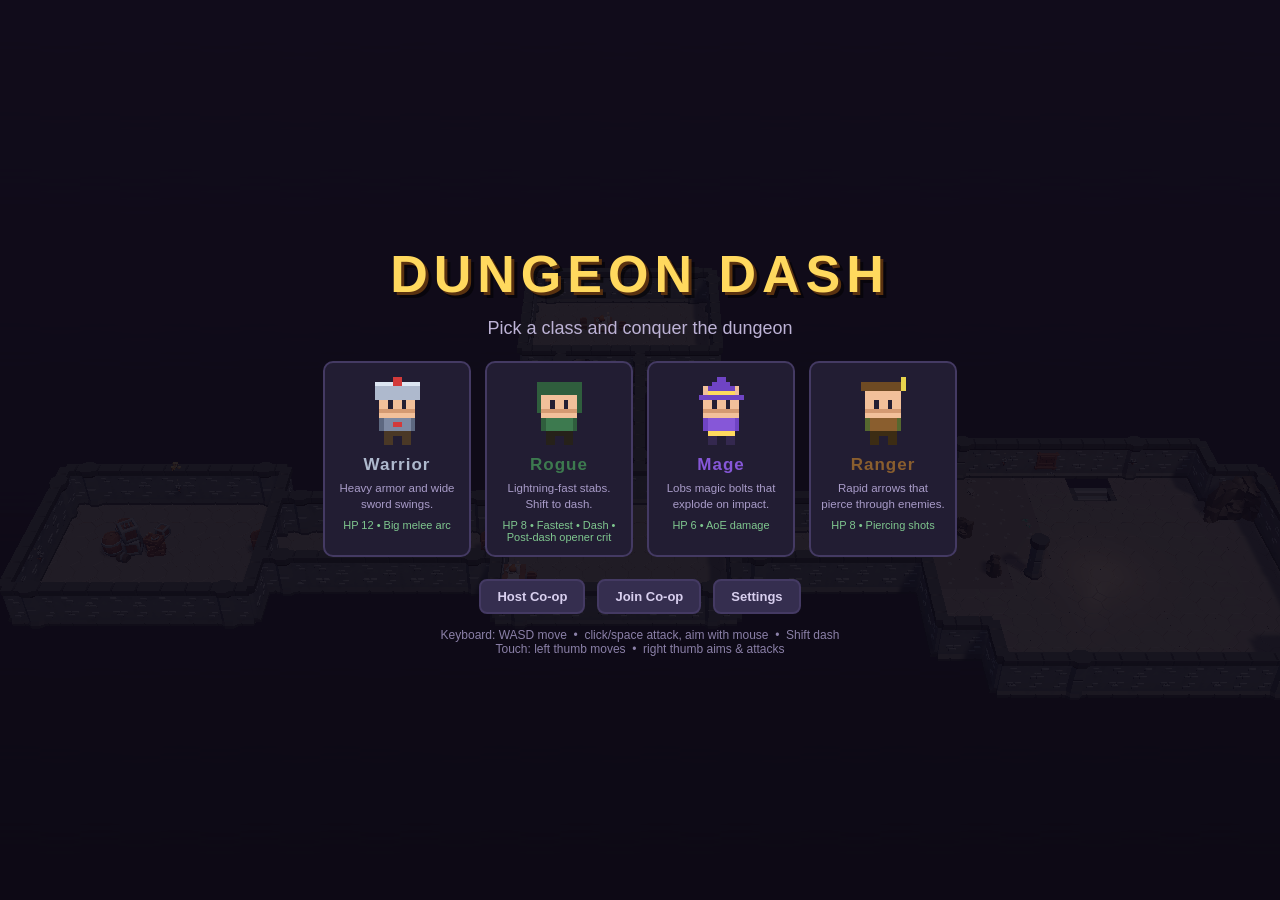
<file: index.html>
<!DOCTYPE html>
<html lang="en">
<head>
  <meta charset="UTF-8">
  <meta name="viewport" content="width=device-width, initial-scale=1.0, maximum-scale=1.0, user-scalable=no, viewport-fit=cover">
  <meta name="mobile-web-app-capable" content="yes">
  <title>Dungeon Dash</title>
  <link rel="stylesheet" href="css/style.css">
</head>
<body>
  <div id="wrap">
    <!-- 3D dungeon layer; sits behind #game, the transparent screen-space
         overlay canvas (HUD, damage numbers, map screen). -->
    <canvas id="game3d"></canvas>
    <canvas id="game" width="960" height="576"></canvas>

    <!-- NPC greeting, shown once per NPC per session on first interact. Lives
         above every .overlay (z-index 5) so it's still legible the instant an
         NPC's stats/shop/quest overlay covers the world canvas underneath it -
         see js/town.js's npcGreetToast(). -->
    <div id="npc-greet-toast" class="npc-greet hidden"></div>

    <div id="menu" class="overlay">
      <h1>DUNGEON&nbsp;DASH</h1>
      <p class="tagline">Pick a class and conquer the dungeon</p>
      <button id="btn-continue" class="continue-btn hidden"></button>
      <div id="class-cards"></div>
      <p id="menu-mode-hint" class="hint hidden"></p>
      <div class="coop-row">
        <button id="btn-host" class="small-btn">Host Co-op</button>
        <button id="btn-join" class="small-btn">Join Co-op</button>
        <button id="btn-menu-settings" class="small-btn">Settings</button>
      </div>
      <p class="hint">Keyboard: WASD move &nbsp;&bull;&nbsp; click/space attack, aim with mouse &nbsp;&bull;&nbsp; Shift dash<br>
      Touch: left thumb moves &nbsp;&bull;&nbsp; right thumb aims &amp; attacks</p>
    </div>

    <div id="onboarding" class="overlay hidden">
      <h1 class="small">HOW TO PLAY</h1>
      <p id="ob-line1" class="tagline"></p>
      <p id="ob-line2" class="tagline"></p>
      <p id="ob-line3" class="tagline"></p>
      <p id="ob-line4" class="tagline"></p>
      <div class="buttons">
        <button id="btn-onboarding-done">Let's Go</button>
      </div>
    </div>

    <div id="lobby" class="overlay hidden">
      <h1 class="small">CO-OP</h1>
      <p id="lobby-status" class="tagline"></p>
      <div id="lobby-out" class="code-wrap hidden">
        <div id="room-code"></div>
      </div>
      <div id="lobby-in" class="code-wrap hidden">
        <input id="code-in" maxlength="8" autocomplete="off" autocapitalize="characters" placeholder="ROOM CODE">
        <button id="btn-accept" class="small-btn">Join</button>
      </div>
      <button id="btn-lobby-back" class="small-btn back">Back</button>
    </div>

    <div id="levelup" class="overlay hidden">
      <h1 class="small">LEVEL UP!</h1>
      <p class="tagline">Choose an upgrade (or press 1 / 2 / 3)</p>
      <div id="upgrade-cards"></div>
    </div>

    <div id="result" class="overlay hidden">
      <h1 id="result-title"></h1>
      <p id="result-stats"></p>
      <div class="buttons">
        <button id="btn-again">Play Again</button>
        <button id="btn-class">World Map</button>
      </div>
      <p class="hint">Enter: play again &nbsp;&bull;&nbsp; Esc: world map</p>
    </div>

    <div id="hub" class="overlay hidden">
      <div id="hub-header">
        <img id="hub-portrait" alt="hero">
        <div>
          <div id="hub-hero-name"></div>
          <div id="hub-hero-meta"></div>
        </div>
      </div>
      <div id="hub-xp-wrap">
        <div id="hub-xp-bg"><div id="hub-xp-fill"></div></div>
        <div id="hub-xp-label"></div>
      </div>
      <div id="hub-body">
        <div id="hub-left">
          <div class="inv-slot-label">STATS</div>
          <div id="hub-stats"></div>
          <div class="inv-slot-label" id="hub-attr-hdr">ATTRIBUTES</div>
          <div id="hub-attrs"></div>
        </div>
        <div id="hub-right">
          <div class="inv-slot-label">EQUIPMENT</div>
          <div id="hub-equip-slots"></div>
        </div>
      </div>
      <div class="buttons">
        <button id="btn-descend">Choose Dungeon</button>
        <button id="btn-switch-class">Switch Class</button>
      </div>
      <button id="btn-hub-continue" class="continue-btn hidden"></button>
      <div class="coop-row">
        <button id="btn-hub-host" class="small-btn">Host Co-op</button>
        <button id="btn-hub-join" class="small-btn">Join Co-op</button>
        <button id="btn-hub-settings" class="small-btn">Settings</button>
      </div>
      <div id="hub-quests-wrap">
        <div class="inv-slot-label">QUESTS</div>
        <div id="hub-quests"></div>
      </div>
      <button id="btn-hub-inventory" class="small-btn">View Bag</button>
      <p class="hint">I &mdash; open bag &nbsp;&bull;&nbsp; Descend to start a run</p>
    </div>


    <div id="raid-warning" class="overlay hidden">
      <h1 class="small" style="color:#ff5252">RAID!</h1>
      <p id="raid-text" class="tagline"></p>
      <div class="buttons">
        <button id="btn-fight-back">Fight Back</button>
        <button id="btn-flee">Flee to Map</button>
      </div>
      <p class="hint">Defend the town, or escape to the world map.</p>
    </div>

    <!-- Shown when the browser drops the WebGL context: the 3D canvas is the
         only gameplay-visible surface, so a lost context leaves a black
         rectangle under a live HUD. The game pauses and asks for a reload. -->
    <div id="webgl-lost" class="overlay hidden">
      <h1 class="small" style="color:#ff5252">DISPLAY LOST</h1>
      <p class="tagline">Your browser reset the 3D graphics context — this happens under memory
        pressure, or after a tab sits in the background a long time. The game has been paused so
        nothing happens off-screen. Reload to keep playing.</p>
      <div class="buttons">
        <button id="btn-webgl-reload">Reload</button>
      </div>
      <p class="hint">Your hero, gold and quest progress are saved.</p>
    </div>

    <div id="stats-overlay" class="overlay hidden">
      <h1 class="small">THE BARKEEP</h1>
      <p id="so-title" class="tagline"></p>
      <div id="so-body">
        <div id="so-col-left">
          <div class="inv-slot-label">STATS</div>
          <div id="so-stats"></div>
          <div id="so-attrs"></div>
        </div>
        <div id="so-col-mid">
          <div class="inv-slot-label">EQUIPMENT</div>
          <div id="so-equip"></div>
        </div>
        <div id="so-col-right">
          <div class="inv-slot-label">BAG</div>
          <div id="so-inv-grid"></div>
        </div>
      </div>
      <button id="btn-stats-close" class="small-btn">Close</button>
    </div>

    <div id="trader" class="overlay hidden">
      <h1 class="small">THE TRADER</h1>
      <p id="tr-gold" class="tagline"></p>
      <div id="tr-body">
        <div id="tr-col-buy">
          <div class="inv-slot-label">FOR SALE</div>
          <div id="tr-shop"></div>
        </div>
        <div id="tr-col-sell">
          <div class="inv-slot-label">YOUR BAG &mdash; SELL FOR GOLD</div>
          <div id="tr-inv"></div>
        </div>
      </div>
      <button id="btn-trader-close" class="small-btn">Close</button>
    </div>

    <div id="questgiver" class="overlay hidden">
      <h1 class="small">QUEST GIVER</h1>
      <p id="qg-sub" class="tagline"></p>
      <div id="qg-body">
        <div id="qg-col-active">
          <div class="inv-slot-label">ACTIVE</div>
          <div id="qg-active"></div>
        </div>
        <div id="qg-col-avail">
          <div class="inv-slot-label">AVAILABLE</div>
          <div id="qg-avail"></div>
        </div>
      </div>
      <button id="btn-quest-close" class="small-btn">Close</button>
    </div>

    <div id="inventory" class="overlay hidden">
      <h1 class="small">INVENTORY</h1>
      <div id="inv-body">
        <div id="inv-equip">
          <div class="inv-slot-wrap">
            <div class="inv-slot-label">WEAPON</div>
            <div class="inv-slot" id="inv-slot-weapon" data-slot="weapon"></div>
          </div>
          <div class="inv-slot-wrap">
            <div class="inv-slot-label">ARMOR</div>
            <div class="inv-slot" id="inv-slot-armor" data-slot="armor"></div>
          </div>
          <div class="inv-slot-wrap">
            <div class="inv-slot-label">TRINKET</div>
            <div class="inv-slot" id="inv-slot-trinket" data-slot="trinket"></div>
          </div>
        </div>
        <div id="inv-grid"></div>
      </div>
      <p class="hint">Click to equip &nbsp;&bull;&nbsp; I or Esc to close</p>
      <button id="btn-inv-close" class="small-btn">Close</button>
    </div>

    <!-- Transient modal, not part of the game.state machine: can be opened
         over menu or hub, so it's placed last in DOM order to always stack
         on top of whatever screen is behind it. -->
    <div id="settings" class="overlay hidden">
      <h1 class="small">SETTINGS</h1>
      <!-- Four sliders per docs/design/audio-spec.md §4.1: Master, SFX, Music,
           Ambience — each a [0,1] multiplier on its bus. Zero on a slider IS
           mute; the spec wants no separate mute toggle. -->
      <div class="hint">
        <label for="settings-volume">Master Volume</label><br>
        <input type="range" id="settings-volume" min="0" max="100" step="1"><br>
        <label for="settings-sfx">Sound Effects</label><br>
        <input type="range" id="settings-sfx" min="0" max="100" step="1"><br>
        <label for="settings-music">Music</label><br>
        <input type="range" id="settings-music" min="0" max="100" step="1"><br>
        <label for="settings-ambience">Ambience</label><br>
        <input type="range" id="settings-ambience" min="0" max="100" step="1">
      </div>
      <button id="btn-settings-close" class="small-btn">Close</button>
    </div>

    <div id="inv-tooltip" class="inv-tooltip hidden"></div>
  </div>

  <!-- Resolves the bare "three" specifier for the 3D renderer module. -->
  <script type="importmap">
  { "imports": { "three": "./js/lib/three/three.module.js" } }
  </script>

  <!-- peerjs is a vendored UMD build that assigns window.Peer; it stays a
       classic script, which the spec guarantees runs before any deferred
       module, so net.js can rely on window.Peer existing. -->
  <script src="js/lib/peerjs.min.js"></script>

  <!-- ?v=d34ef17e is stamped with the commit SHA at deploy time (pages.yml) so
       each release busts the browser cache; lib/ scripts are pinned + unchanged
       so they stay cacheable across deploys and are deliberately unstamped.
       Load order now lives in the modules' own import graph, not in tag order. -->
  <script type="module" src="js/boot.js?v=d34ef17e"></script>
  <script type="module" src="js/boot3d.js?v=d34ef17e"></script>
</body>
</html>
</file>
<file: css/style.css>
* { margin: 0; padding: 0; box-sizing: border-box; }

html, body {
  height: 100%;
  background: #14111c;
  color: #f2ecdd;
  font-family: "Trebuchet MS", Verdana, sans-serif;
  overflow: hidden;
}

body {
  display: flex;
  align-items: center;
  justify-content: center;
}

#wrap {
  position: relative;
  width: 100vw;
  height: 100vh;
  height: 100dvh;
}

#game {
  position: relative;
  z-index: 1;
  width: 100%;
  height: 100%;
  display: block;
  image-rendering: pixelated;
  touch-action: none;
}

/* 3D dungeon layer, behind the (transparent-in-3D-mode) #game canvas. */
#game3d {
  position: absolute;
  inset: 0;
  z-index: 0;
  width: 100%;
  height: 100%;
  display: block;
}

.overlay {
  position: absolute;
  inset: 0;
  /* above #game (z-index 1, which sits above the #game3d WebGL canvas) so the
     transparent game canvas can't intercept clicks on menus/level-up cards */
  z-index: 5;
  display: flex;
  flex-direction: column;
  align-items: center;
  justify-content: center;
  gap: 14px;
  background: rgba(14, 11, 22, 0.88);
  text-align: center;
  overflow-y: auto;
  padding: 16px;
}

.overlay.hidden { display: none; }

/* Content-heavy overlays can exceed the viewport height at ordinary window
   sizes, not just on phones. Top-align unconditionally: centered flex
   content taller than the viewport clips at the top and can't be scrolled
   to, so this is correct at every size, not just a fixed breakpoint, and a
   no-op when content already fits. */
#stats-overlay, #trader, #questgiver, #hub {
  justify-content: flex-start;
}

.overlay h1 {
  font-size: clamp(28px, 6vw, 52px);
  letter-spacing: 6px;
  color: #ffd95e;
  text-shadow: 3px 3px 0 #5a3210, 6px 6px 0 rgba(0, 0, 0, 0.5);
}

.tagline { color: #bdb3d6; font-size: clamp(13px, 1.8vw, 18px); }

#class-cards {
  display: flex;
  gap: 14px;
  flex-wrap: wrap;
  justify-content: center;
  margin: 8px 0;
}

.class-card {
  width: 148px;
  padding: 14px 10px 12px;
  background: #221d33;
  border: 2px solid #443a63;
  border-radius: 10px;
  cursor: pointer;
  transition: transform 0.12s, border-color 0.12s, background 0.12s;
  display: flex;
  flex-direction: column;
  align-items: center;
  gap: 6px;
  font-family: inherit;
  color: inherit;
}

.class-card:hover, .class-card:focus-visible {
  transform: translateY(-5px) scale(1.04);
  border-color: #ffd95e;
  background: #2c2545;
  outline: none;
}

.class-card img {
  width: 72px;
  height: 72px;
  image-rendering: pixelated;
}

.class-card .cname {
  font-size: 17px;
  font-weight: bold;
  letter-spacing: 1px;
}

.class-card .cdesc {
  font-size: 11.5px;
  color: #a99cc9;
  line-height: 1.35;
  min-height: 32px;
}

.class-card .cstats { font-size: 11px; color: #7fc78f; }

.coop-row { display: flex; gap: 12px; }

.small-btn {
  font-family: inherit;
  font-size: 13px;
  font-weight: bold;
  color: #d8cfee;
  background: #352e4f;
  border: 2px solid #443a63;
  border-radius: 8px;
  padding: 8px 16px;
  cursor: pointer;
}
.small-btn:hover { border-color: #ffd95e; color: #ffd95e; }
.small-btn.back { background: transparent; }
.small-btn.hidden { display: none; }

.code-wrap {
  display: flex;
  flex-direction: column;
  align-items: center;
  gap: 8px;
  width: min(440px, 86%);
}
.code-wrap.hidden { display: none; }

#room-code {
  font-size: clamp(36px, 8vw, 64px);
  font-weight: bold;
  letter-spacing: 14px;
  padding: 14px 16px 14px 30px;
  color: #ffd95e;
  background: #16121f;
  border: 2px solid #443a63;
  border-radius: 12px;
  font-family: monospace;
}

#code-in {
  width: 220px;
  text-align: center;
  text-transform: uppercase;
  font-size: 26px;
  font-weight: bold;
  letter-spacing: 8px;
  font-family: monospace;
  background: #16121f;
  color: #f2ecdd;
  border: 2px solid #443a63;
  border-radius: 10px;
  padding: 10px;
}
#code-in:focus { outline: none; border-color: #ffd95e; }

#menu-mode-hint { color: #ffd95e; font-size: 14px; }
#menu-mode-hint.hidden { display: none; }

.continue-btn {
  font-family: inherit;
  font-size: 15px;
  font-weight: bold;
  color: #1c1428;
  background: #7fc78f;
  border: none;
  border-radius: 8px;
  padding: 10px 20px;
  cursor: pointer;
  box-shadow: 0 4px 0 #3f7d4e;
}
.continue-btn:hover { transform: translateY(-2px); }
.continue-btn.hidden { display: none; }

#upgrade-cards { display: flex; gap: 14px; justify-content: center; }

.upgrade-card { width: 168px; padding: 18px 12px; }
.upgrade-card .ckey {
  width: 22px; height: 22px;
  border-radius: 50%;
  background: #443a63;
  color: #ffd95e;
  font-size: 13px;
  font-weight: bold;
  line-height: 22px;
}
.upgrade-card .cname { color: #ffd95e; }

.overlay h1.small { font-size: clamp(22px, 4vw, 36px); }

.hint { font-size: 12px; color: #8b80a8; }

.buttons { display: flex; gap: 14px; }

.buttons button {
  font-family: inherit;
  font-size: 16px;
  font-weight: bold;
  letter-spacing: 1px;
  color: #1c1428;
  background: #ffd95e;
  border: none;
  border-radius: 8px;
  padding: 11px 22px;
  cursor: pointer;
  box-shadow: 0 4px 0 #b08820;
  transition: transform 0.1s;
}

.buttons button:hover { transform: translateY(-2px); }
.buttons button:active { transform: translateY(2px); box-shadow: 0 1px 0 #b08820; }

#btn-class { background: #b9aee0; box-shadow: 0 4px 0 #6c5f97; }

#result-stats { font-size: 17px; color: #d8cfee; line-height: 1.6; }

/* ---- Inventory overlay ---- */
#inv-body {
  display: flex;
  gap: 24px;
  align-items: flex-start;
  flex-wrap: wrap;
  justify-content: center;
  margin: 4px 0 8px;
}

#inv-equip { display: flex; flex-direction: column; gap: 10px; }

.inv-slot-wrap { display: flex; flex-direction: column; align-items: center; gap: 4px; }
.inv-slot-label { font-size: 10px; color: #8b80a8; letter-spacing: 1px; }

.inv-slot, .inv-item {
  width: 56px; height: 56px;
  background: #16121f;
  border: 2px solid #443a63;
  border-radius: 8px;
  display: flex; align-items: center; justify-content: center;
  cursor: pointer; flex-shrink: 0;
}
.inv-slot:hover, .inv-item:hover { border-color: #ffd95e; }
.inv-slot.has-item { border-color: #6b5e96; }
.inv-slot img, .inv-item img { width: 32px; height: 32px; image-rendering: pixelated; }

#inv-grid { display: grid; grid-template-columns: repeat(4, 56px); gap: 8px; }

.rarity-common { border-color: #8b80a8 !important; }
.rarity-rare   { border-color: #4a9bff !important; }
.rarity-epic   { border-color: #c87dff !important; }

.inv-empty { color: #8b80a8; font-size: 13px; grid-column: 1 / -1; padding: 8px 0; }

.inv-tooltip {
  position: fixed;
  background: #1a1626;
  border: 2px solid #443a63;
  border-radius: 8px;
  padding: 10px 14px;
  font-size: 12px;
  color: #d8cfee;
  max-width: 190px;
  z-index: 200;
  pointer-events: none;
  line-height: 1.5;
}
.inv-tooltip.hidden { display: none; }
.inv-tooltip-name { font-weight: bold; font-size: 13px; margin-bottom: 3px; }
.inv-tooltip-rarity { font-size: 10px; color: #8b80a8; margin-bottom: 6px; letter-spacing: 1px; }
.inv-tooltip-stat { line-height: 1.6; }
.inv-tooltip-stat.better { color: #6fce6f; }
.inv-tooltip-stat.worse  { color: #e8484f; }

/* NPC greeting toast (js/town.js's npcGreetToast()). Fixed + above every
   .overlay (z-index 5) and .inv-tooltip (200) so it stays legible the instant
   an NPC's stats/shop/quest overlay opens over the world canvas underneath -
   the overlay's own opacity would otherwise bury a canvas-drawn toast. */
.npc-greet {
  position: fixed;
  left: 50%;
  top: 10%;
  transform: translate(-50%, -8px);
  max-width: min(480px, 84vw);
  background: #1a1626;
  border: 2px solid #443a63;
  border-radius: 8px;
  padding: 10px 18px;
  font-size: 14px;
  color: #d8cfee;
  text-align: center;
  line-height: 1.5;
  z-index: 250;
  pointer-events: none;
  opacity: 0;
  transition: opacity 0.25s ease, transform 0.25s ease;
}
.npc-greet.hidden { display: none; }
.npc-greet.visible { opacity: 1; transform: translate(-50%, 0); }

/* ---- Hero Hub ---- */
#hub-header {
  display: flex;
  align-items: center;
  gap: 16px;
  margin-bottom: 6px;
}

#hub-portrait {
  width: 72px;
  height: 72px;
  image-rendering: pixelated;
  border: 2px solid #443a63;
  border-radius: 10px;
  background: #16121f;
  padding: 6px;
  flex-shrink: 0;
}

#hub-hero-name {
  font-size: 20px;
  font-weight: bold;
  color: #ffd95e;
}

#hub-hero-meta {
  font-size: 12px;
  color: #9b90b8;
  margin-top: 4px;
}

#hub-xp-wrap { width: min(420px, 88vw); margin: 2px 0 4px; }

#hub-xp-bg {
  height: 7px;
  background: #1a1626;
  border-radius: 4px;
  overflow: hidden;
}

#hub-xp-fill {
  height: 100%;
  background: #a06ce8;
  border-radius: 4px;
}

#hub-xp-label {
  font-size: 11px;
  color: #8b80a8;
  text-align: right;
  margin-top: 2px;
}

#hub-body {
  display: flex;
  gap: 24px;
  flex-wrap: wrap;
  justify-content: center;
  align-items: flex-start;
  margin: 6px 0;
  width: min(540px, 94vw);
}

#hub-left, #hub-right {
  display: flex;
  flex-direction: column;
  gap: 6px;
  flex: 1;
  min-width: 180px;
}

#hub-stats { display: flex; flex-direction: column; gap: 3px; }

.hub-stat-row {
  display: flex;
  justify-content: space-between;
  align-items: baseline;
  font-size: 13px;
}

.hub-stat-key { color: #8b80a8; font-size: 11px; }
.hub-stat-val { color: #d8cfee; font-weight: bold; }

#hub-attr-hdr { margin-top: 8px; }
#hub-attrs { display: flex; flex-direction: column; gap: 5px; }

.hub-attr-row {
  display: flex;
  align-items: center;
  gap: 6px;
  font-size: 13px;
}

.hub-attr-name { color: #bdb3d6; min-width: 64px; }
.hub-attr-val  { color: #ffd95e; font-weight: bold; min-width: 20px; text-align: center; }
.hub-attr-desc { color: #9b90b8; font-size: 10px; flex: 1; }

.hub-attr-btn {
  width: 22px;
  height: 22px;
  border-radius: 50%;
  background: #443a63;
  color: #ffd95e;
  font-size: 15px;
  font-weight: bold;
  border: none;
  cursor: pointer;
  font-family: inherit;
  line-height: 22px;
  padding: 0;
  flex-shrink: 0;
  text-align: center;
}
.hub-attr-btn:hover { background: #6b5e96; }

#hub-equip-slots { display: flex; gap: 10px; flex-wrap: wrap; }

#btn-switch-class { background: #b9aee0; box-shadow: 0 4px 0 #6c5f97; }

/* ---- Barkeep stats overlay ---- */
#so-body {
  display: flex;
  gap: 24px;
  flex-wrap: wrap;
  justify-content: center;
  align-items: flex-start;
  margin: 10px 0;
  width: min(720px, 94vw);
}
#so-col-left, #so-col-mid, #so-col-right {
  display: flex;
  flex-direction: column;
  gap: 8px;
  flex: 1;
  min-width: 180px;
}
#so-stats { display: flex; flex-direction: column; gap: 3px; }
#so-attrs { display: flex; flex-direction: column; gap: 5px; margin-top: 6px; }
#so-equip { display: flex; gap: 10px; flex-wrap: wrap; }
#so-inv-grid { display: grid; grid-template-columns: repeat(4, 56px); gap: 8px; }

/* ---- Trader shop ---- */
#tr-body {
  display: flex;
  gap: 24px;
  flex-wrap: wrap;
  justify-content: center;
  align-items: flex-start;
  margin: 10px 0;
  width: min(680px, 94vw);
}
#tr-col-buy, #tr-col-sell { display: flex; flex-direction: column; gap: 8px; flex: 1; min-width: 240px; }
#tr-shop, #tr-inv { display: flex; flex-direction: column; gap: 6px; }
.shop-row {
  display: flex; align-items: center; gap: 10px;
  background: #16121f; border: 2px solid #443a63; border-radius: 8px; padding: 6px 8px;
}
.shop-row.rarity-common { border-color: #8b80a8; }
.shop-row.rarity-rare   { border-color: #4a9bff; }
.shop-row.rarity-epic   { border-color: #c87dff; }
.shop-row img { width: 32px; height: 32px; image-rendering: pixelated; flex-shrink: 0; }
.shop-name { flex: 1; font-size: 12px; color: #d8cfee; text-align: left; }
.shop-price { font-size: 12px; color: #ffd14a; min-width: 42px; text-align: right; }
.shop-btn {
  font-family: inherit; border: none; border-radius: 6px; padding: 5px 10px;
  font-size: 12px; font-weight: bold; cursor: pointer; background: #6fce6f; color: #0e1b24;
}
.shop-btn:hover { filter: brightness(1.1); }
.shop-btn:disabled { background: #3a4a3a; color: #7a8a7a; cursor: not-allowed; }
.shop-btn.sell { background: #e8c84a; }
.shop-btn.danger { background: #e8484f; color: #fff; }
.shop-empty { color: #8b80a8; font-size: 13px; padding: 8px 0; }

/* ---- Quest Giver ---- */
#qg-body {
  display: flex;
  gap: 24px;
  flex-wrap: wrap;
  justify-content: center;
  align-items: flex-start;
  margin: 10px 0;
  width: min(680px, 94vw);
}
#qg-col-active, #qg-col-avail { display: flex; flex-direction: column; gap: 8px; flex: 1; min-width: 240px; }
#qg-active, #qg-avail { display: flex; flex-direction: column; gap: 8px; }
.quest-card { background: #16121f; border: 2px solid #443a63; border-radius: 8px; padding: 8px 10px; text-align: left; }
.quest-card .q-title { font-size: 13px; font-weight: bold; color: #ffd95e; }
.quest-card .q-desc { font-size: 11px; color: #bdb3d6; margin: 2px 0 4px; }
.quest-card .q-reward { font-size: 11px; color: #ffd14a; }
.q-bar-bg { height: 6px; background: #1a1626; border-radius: 3px; overflow: hidden; margin: 5px 0; }
.q-bar-fill { height: 100%; background: #6fce6f; }
.q-actions { margin-top: 6px; }

@media (max-width: 720px) {
  #so-body {
    flex-direction: column;
    flex-wrap: nowrap;
    width: 94vw;
  }
  #so-col-left, #so-col-mid, #so-col-right { width: 100%; min-width: 0; }
  #so-inv-grid { grid-template-columns: repeat(auto-fill, 48px); justify-content: center; }
  #stats-overlay .inv-slot, #stats-overlay .inv-item { width: 48px; height: 48px; }

  #tr-body { flex-direction: column; flex-wrap: nowrap; width: 94vw; }
  #tr-col-buy, #tr-col-sell { width: 100%; min-width: 0; }

  #qg-body { flex-direction: column; flex-wrap: nowrap; width: 94vw; }
  #qg-col-active, #qg-col-avail { width: 100%; min-width: 0; }
}

/* Hub quest log */
#hub-quests-wrap { width: min(420px, 88vw); }
#hub-quests { display: flex; flex-direction: column; gap: 8px; margin-top: 4px; }

.hub-quest-row {
  background: #16121f;
  border: 1px solid #2e2845;
  border-radius: 8px;
  padding: 8px 10px;
}
.hub-quest-title { font-size: 13px; font-weight: bold; color: #ffd95e; margin-bottom: 2px; }
.hub-quest-desc  { font-size: 11px; color: #9b90b8; margin-bottom: 4px; }
.hub-quest-reward { font-size: 10px; color: #9b90b8; margin-top: 3px; }

.hub-quest-bar-bg {
  height: 5px;
  background: #2e2845;
  border-radius: 3px;
  overflow: hidden;
}
.hub-quest-bar-fill {
  height: 100%;
  background: #ffd95e;
  border-radius: 3px;
}
</file>
